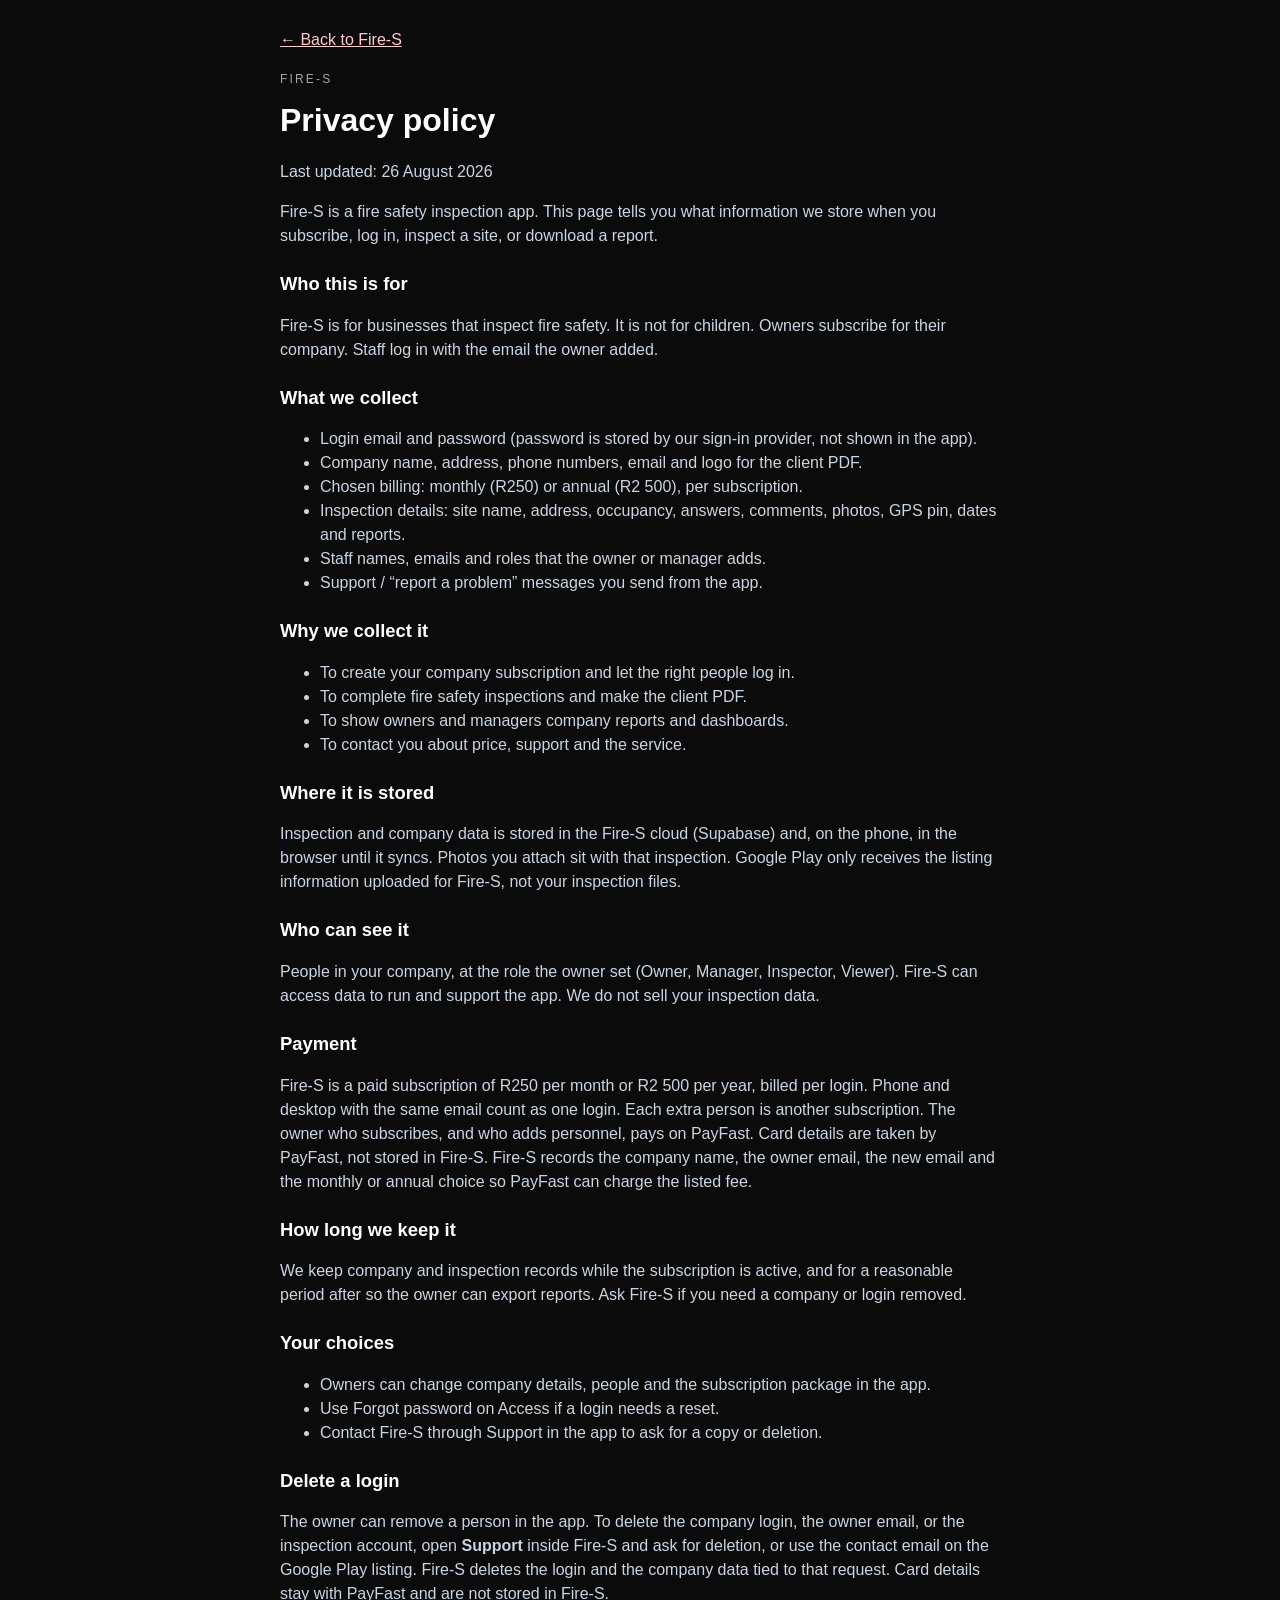
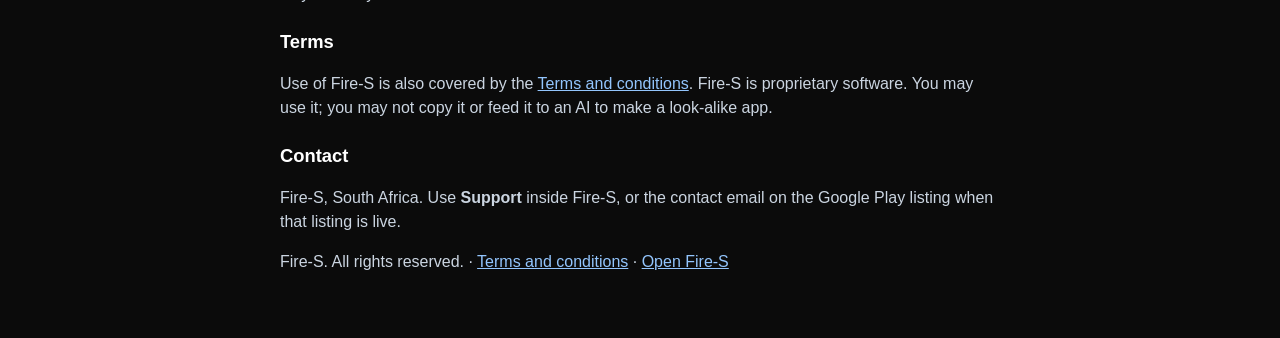
<file: privacy.html>
<!DOCTYPE html>
<html lang="en">
<head>
  <meta charset="UTF-8" />
  <meta name="viewport" content="width=device-width, initial-scale=1.0" />
  <title>Fire-S Privacy Policy</title>
  <meta name="theme-color" content="#b71c1c" />
  <meta name="copyright" content="Fire-S is proprietary. All rights reserved.">
  <meta name="robots" content="index, follow, noai, noimageai">
  <meta name="google-extended" content="unavailable">
  <link rel="license" href="terms.html">
  <style>
    body {
      margin: 0;
      font-family: Arial, sans-serif;
      background: #0b0b0b;
      color: #e5e7eb;
      line-height: 1.5;
    }
    main {
      max-width: 720px;
      margin: 0 auto;
      padding: 28px 18px 48px;
    }
    .kicker {
      letter-spacing: .18em;
      text-transform: uppercase;
      opacity: .7;
      font-size: .75rem;
    }
    h1 { margin: 8px 0 12px; color: #fff; }
    h2 { margin: 22px 0 8px; color: #fff; font-size: 1.15rem; }
    p, li { color: #cbd5e1; }
    a { color: #93c5fd; }
    .back {
      display: inline-block;
      margin-bottom: 18px;
      color: #fecaca;
    }
  </style>
</head>
<body>
  <main>
    <a class="back" href="./">← Back to Fire-S</a>
    <div class="kicker">Fire-S</div>
    <h1>Privacy policy</h1>
    <p>Last updated: 26 August 2026</p>
    <p>
      Fire-S is a fire safety inspection app. This page tells you what
      information we store when you subscribe, log in, inspect a site, or download a report.
    </p>

    <h2>Who this is for</h2>
    <p>
      Fire-S is for businesses that inspect fire safety. It is not for children.
      Owners subscribe for their company. Staff log in with the email the owner added.
    </p>

    <h2>What we collect</h2>
    <ul>
      <li>Login email and password (password is stored by our sign-in provider, not shown in the app).</li>
      <li>Company name, address, phone numbers, email and logo for the client PDF.</li>
      <li>Chosen billing: monthly (R250) or annual (R2 500), per subscription.</li>
      <li>Inspection details: site name, address, occupancy, answers, comments, photos, GPS pin, dates and reports.</li>
      <li>Staff names, emails and roles that the owner or manager adds.</li>
      <li>Support / “report a problem” messages you send from the app.</li>
    </ul>

    <h2>Why we collect it</h2>
    <ul>
      <li>To create your company subscription and let the right people log in.</li>
      <li>To complete fire safety inspections and make the client PDF.</li>
      <li>To show owners and managers company reports and dashboards.</li>
      <li>To contact you about price, support and the service.</li>
    </ul>

    <h2>Where it is stored</h2>
    <p>
      Inspection and company data is stored in the Fire-S cloud (Supabase) and, on the
      phone, in the browser until it syncs. Photos you attach sit with that inspection.
      Google Play only receives the listing information uploaded for Fire-S, not your
      inspection files.
    </p>

    <h2>Who can see it</h2>
    <p>
      People in your company, at the role the owner set (Owner, Manager, Inspector, Viewer).
      Fire-S can access data to run and support the app. We do not sell your inspection
      data.
    </p>

    <h2>Payment</h2>
    <p>
      Fire-S is a paid subscription of R250 per month or R2 500 per year, billed per login.
      Phone and desktop with the same email count as one login. Each extra person is another subscription.
      The owner who subscribes, and who adds personnel, pays on PayFast.
      Card details are taken by PayFast, not stored in Fire-S.
      Fire-S records the company name, the owner email, the new email and the monthly or annual choice
      so PayFast can charge the listed fee.
    </p>

    <h2>How long we keep it</h2>
    <p>
      We keep company and inspection records while the subscription is active, and for a
      reasonable period after so the owner can export reports. Ask Fire-S if you need
      a company or login removed.
    </p>

    <h2>Your choices</h2>
    <ul>
      <li>Owners can change company details, people and the subscription package in the app.</li>
      <li>Use Forgot password on Access if a login needs a reset.</li>
      <li>Contact Fire-S through Support in the app to ask for a copy or deletion.</li>
    </ul>

    <h2 id="delete-account">Delete a login</h2>
    <p>
      The owner can remove a person in the app. To delete the company login, the owner email,
      or the inspection account, open <strong>Support</strong> inside Fire-S and ask for deletion,
      or use the contact email on the Google Play listing. Fire-S deletes the login and the
      company data tied to that request. Card details stay with PayFast and are not stored in Fire-S.
    </p>

    <h2>Terms</h2>
    <p>
      Use of Fire-S is also covered by the
      <a href="terms.html">Terms and conditions</a>.
      Fire-S is proprietary software. You may use it; you may not copy it or feed it to an AI to make a look-alike app.
    </p>

    <h2>Contact</h2>
    <p>
      Fire-S, South Africa. Use <strong>Support</strong> inside Fire-S, or the contact
      email on the Google Play listing when that listing is live.
    </p>
    <p>
      Fire-S. All rights reserved.
      ·
      <a href="terms.html">Terms and conditions</a>
      ·
      <a href="./">Open Fire-S</a>
    </p>
  </main>
</body>
</html>
</file>
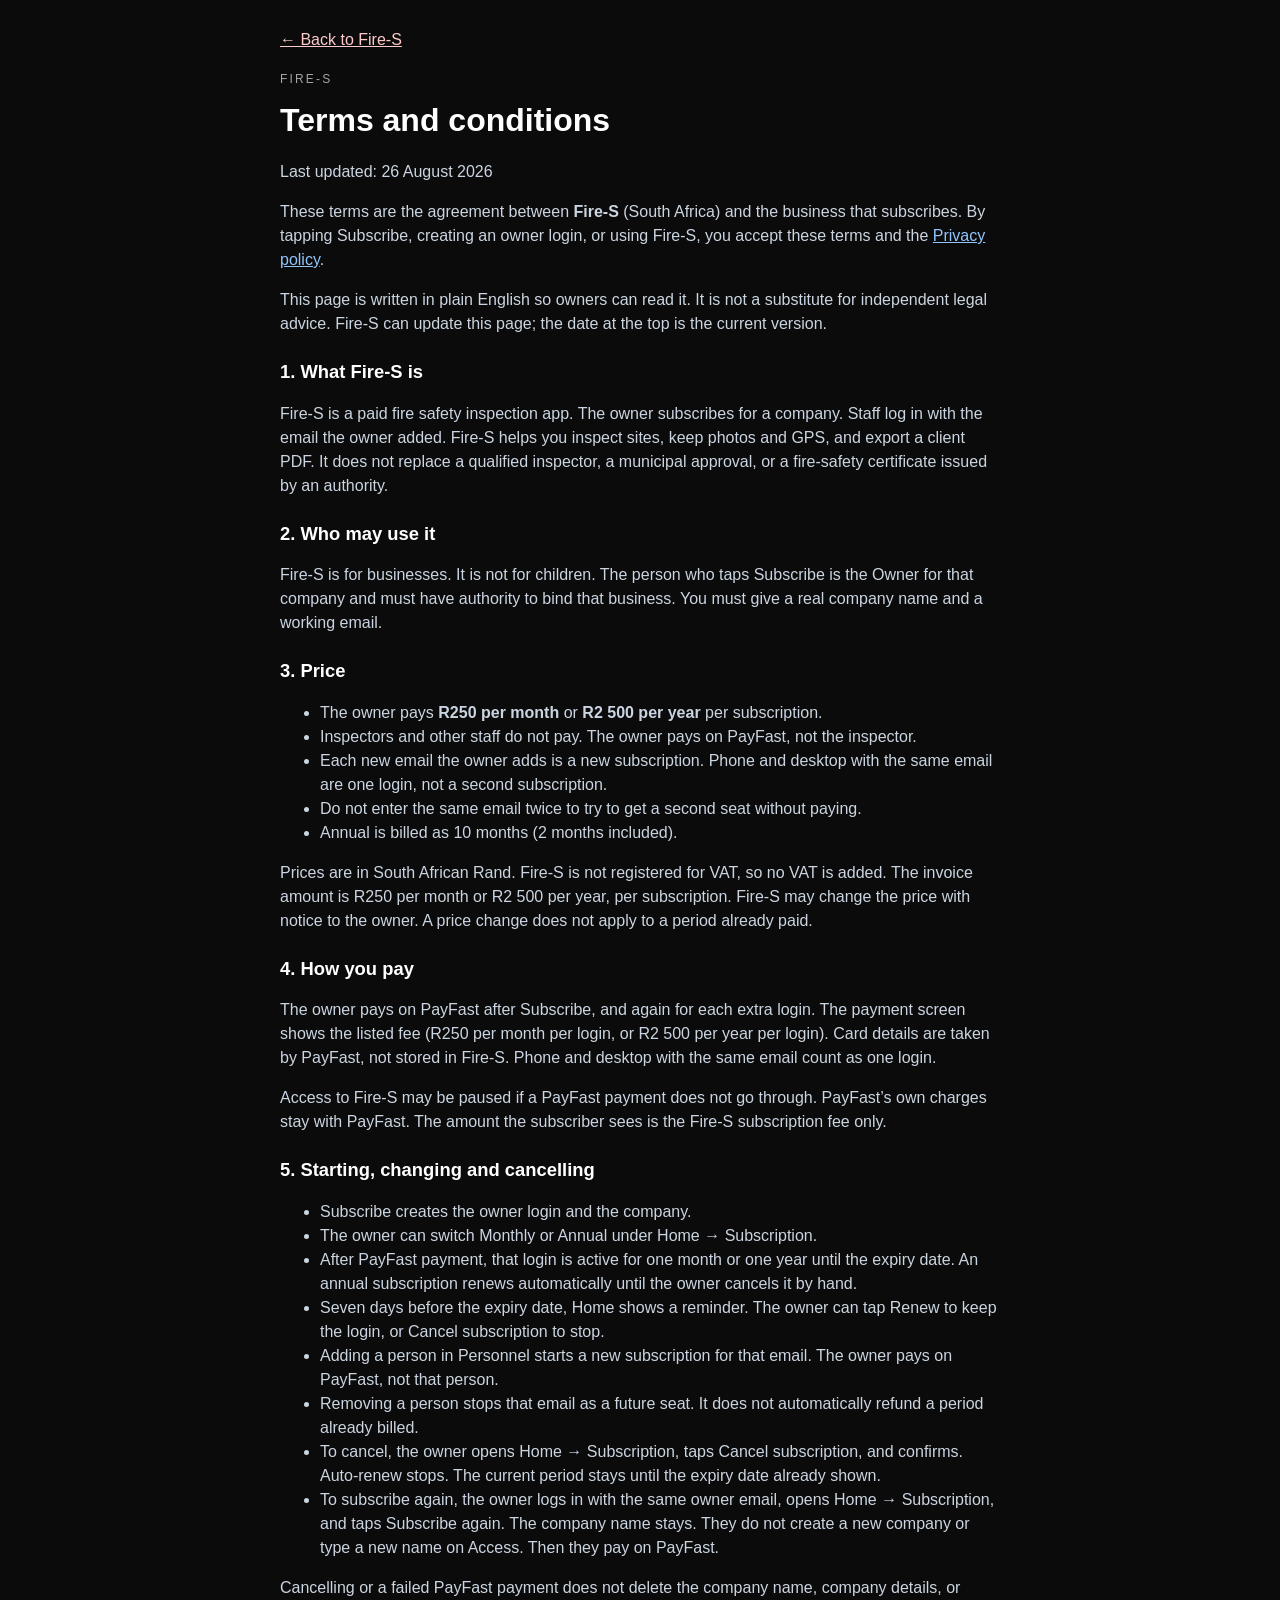
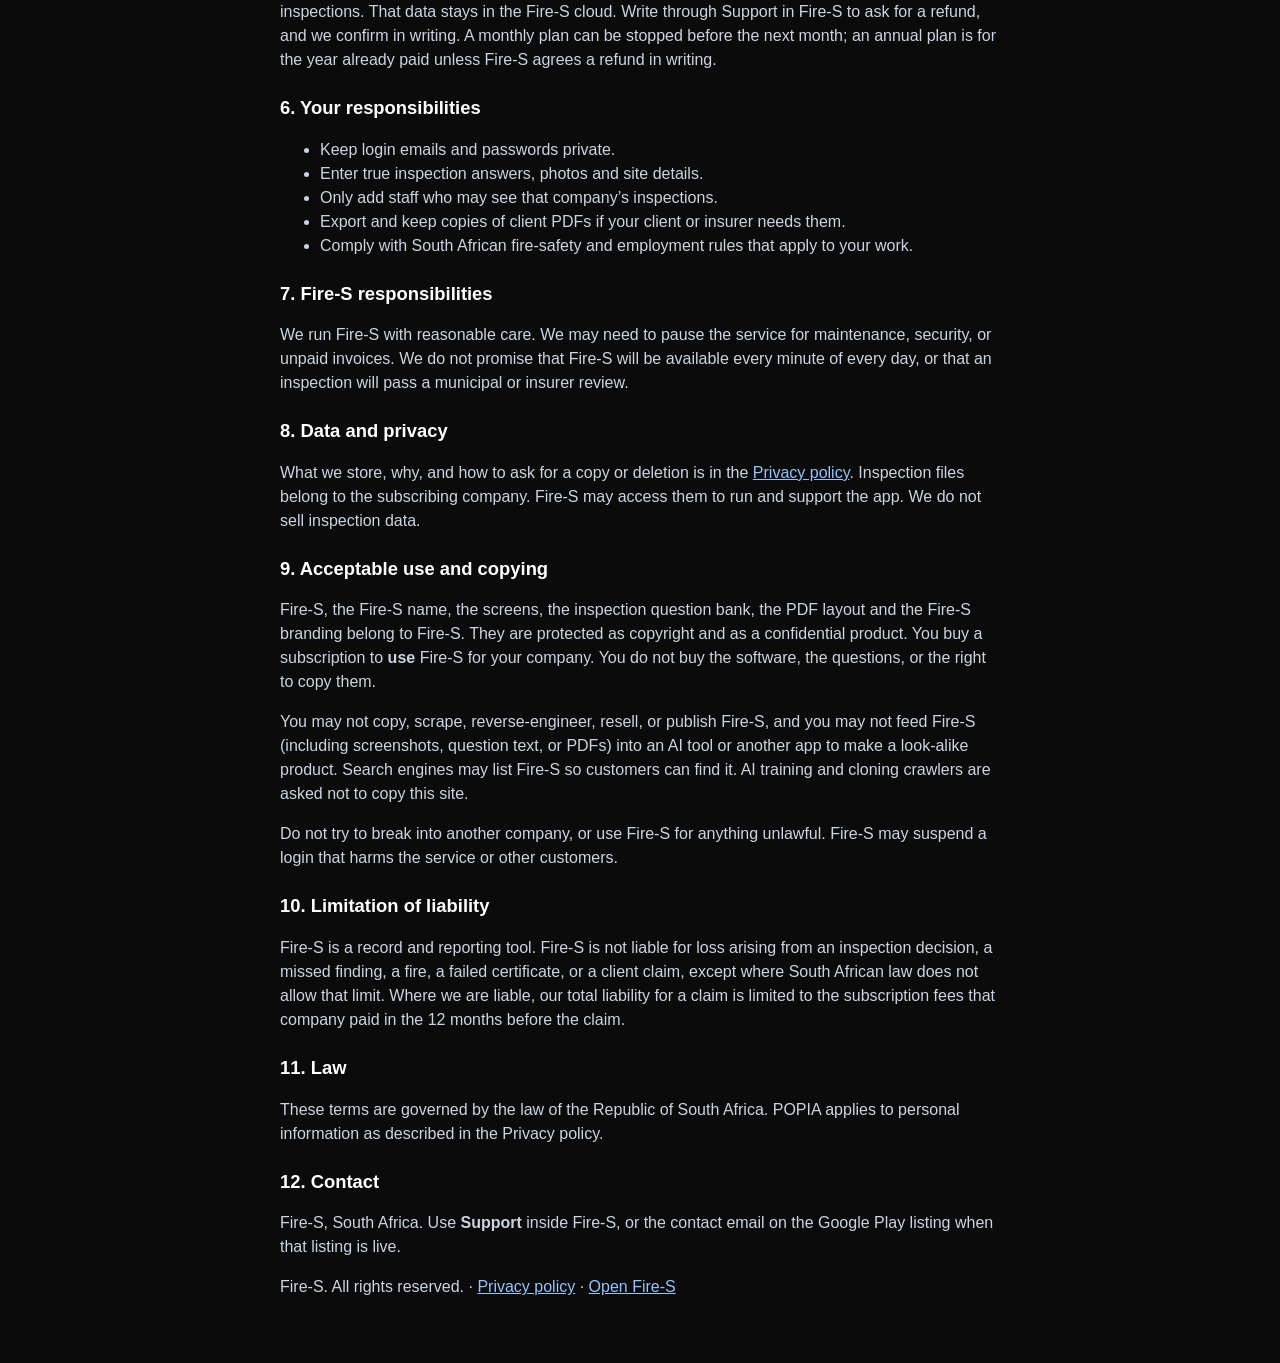
<file: terms.html>
<!DOCTYPE html>
<html lang="en">
<head>
  <meta charset="UTF-8" />
  <meta name="viewport" content="width=device-width, initial-scale=1.0" />
  <title>Fire-S Terms and Conditions</title>
  <meta name="theme-color" content="#b71c1c" />
  <meta name="copyright" content="Fire-S is proprietary. All rights reserved.">
  <meta name="robots" content="index, follow, noai, noimageai">
  <meta name="google-extended" content="unavailable">
  <link rel="license" href="terms.html">
  <style>
    body {
      margin: 0;
      font-family: Arial, sans-serif;
      background: #0b0b0b;
      color: #e5e7eb;
      line-height: 1.5;
    }
    main {
      max-width: 720px;
      margin: 0 auto;
      padding: 28px 18px 48px;
    }
    .kicker {
      letter-spacing: .18em;
      text-transform: uppercase;
      opacity: .7;
      font-size: .75rem;
    }
    h1 { margin: 8px 0 12px; color: #fff; }
    h2 { margin: 22px 0 8px; color: #fff; font-size: 1.15rem; }
    p, li { color: #cbd5e1; }
    a { color: #93c5fd; }
    .back {
      display: inline-block;
      margin-bottom: 18px;
      color: #fecaca;
    }
  </style>
</head>
<body>
  <main>
    <a class="back" href="./">← Back to Fire-S</a>
    <div class="kicker">Fire-S</div>
    <h1>Terms and conditions</h1>
    <p>Last updated: 26 August 2026</p>
    <p>
      These terms are the agreement between <strong>Fire-S</strong> (South Africa)
      and the business that subscribes. By tapping Subscribe,
      creating an owner login, or using Fire-S, you accept these terms and the
      <a href="privacy.html">Privacy policy</a>.
    </p>
    <p>
      This page is written in plain English so owners can read it. It is not a
      substitute for independent legal advice. Fire-S can update this page;
      the date at the top is the current version.
    </p>

    <h2>1. What Fire-S is</h2>
    <p>
      Fire-S is a paid fire safety inspection app. The owner subscribes for a
      company. Staff log in with the email the owner added. Fire-S helps you
      inspect sites, keep photos and GPS, and export a client PDF. It does not
      replace a qualified inspector, a municipal approval, or a fire-safety
      certificate issued by an authority.
    </p>

    <h2>2. Who may use it</h2>
    <p>
      Fire-S is for businesses. It is not for children. The person who taps
      Subscribe is the Owner for that company and must have authority to bind
      that business. You must give a real company name and a working email.
    </p>

    <h2>3. Price</h2>
    <ul>
      <li>The owner pays <strong>R250 per month</strong> or <strong>R2 500 per year</strong> per subscription.</li>
      <li>Inspectors and other staff do not pay. The owner pays on PayFast, not the inspector.</li>
      <li>Each new email the owner adds is a new subscription. Phone and desktop with the same email are one login, not a second subscription.</li>
      <li>Do not enter the same email twice to try to get a second seat without paying.</li>
      <li>Annual is billed as 10 months (2 months included).</li>
    </ul>
    <p>
      Prices are in South African Rand. Fire-S is not registered for VAT,
      so no VAT is added. The invoice amount is R250 per month or R2 500 per
      year, per subscription. Fire-S may change the price with notice to the
      owner. A price change does not apply to a period already paid.
    </p>

    <h2>4. How you pay</h2>
    <p>
      The owner pays on PayFast after Subscribe, and again for each extra
      login. The payment screen shows the listed fee (R250 per month per login,
      or R2 500 per year per login). Card details are taken by PayFast, not
      stored in Fire-S. Phone and desktop with the same email count as one login.
    </p>
    <p>
      Access to Fire-S may be paused if a PayFast payment does not go through.
      PayFast’s own charges stay with PayFast. The amount the subscriber sees
      is the Fire-S subscription fee only.
    </p>

    <h2>5. Starting, changing and cancelling</h2>
    <ul>
      <li>Subscribe creates the owner login and the company.</li>
      <li>The owner can switch Monthly or Annual under Home → Subscription.</li>
      <li>After PayFast payment, that login is active for one month or one year until the expiry date. An annual subscription renews automatically until the owner cancels it by hand.</li>
      <li>Seven days before the expiry date, Home shows a reminder. The owner can tap Renew to keep the login, or Cancel subscription to stop.</li>
      <li>Adding a person in Personnel starts a new subscription for that email. The owner pays on PayFast, not that person.</li>
      <li>Removing a person stops that email as a future seat. It does not automatically refund a period already billed.</li>
      <li>To cancel, the owner opens Home → Subscription, taps Cancel subscription, and confirms. Auto-renew stops. The current period stays until the expiry date already shown.</li>
      <li>To subscribe again, the owner logs in with the same owner email, opens Home → Subscription, and taps Subscribe again. The company name stays. They do not create a new company or type a new name on Access. Then they pay on PayFast.</li>
    </ul>
    <p>
      Cancelling or a failed PayFast payment does not delete the company name,
      company details, or inspections. That data stays in the Fire-S cloud.
      Write through Support in Fire-S to ask for a refund, and we confirm in
      writing. A monthly plan can be stopped before the next month; an annual
      plan is for the year already paid unless Fire-S agrees a refund in writing.
    </p>

    <h2>6. Your responsibilities</h2>
    <ul>
      <li>Keep login emails and passwords private.</li>
      <li>Enter true inspection answers, photos and site details.</li>
      <li>Only add staff who may see that company’s inspections.</li>
      <li>Export and keep copies of client PDFs if your client or insurer needs them.</li>
      <li>Comply with South African fire-safety and employment rules that apply to your work.</li>
    </ul>

    <h2>7. Fire-S responsibilities</h2>
    <p>
      We run Fire-S with reasonable care. We may need to pause the service for
      maintenance, security, or unpaid invoices. We do not promise that Fire-S
      will be available every minute of every day, or that an inspection will
      pass a municipal or insurer review.
    </p>

    <h2>8. Data and privacy</h2>
    <p>
      What we store, why, and how to ask for a copy or deletion is in the
      <a href="privacy.html">Privacy policy</a>. Inspection files belong to the
      subscribing company. Fire-S may access them to run and support the app.
      We do not sell inspection data.
    </p>

    <h2>9. Acceptable use and copying</h2>
    <p>
      Fire-S, the Fire-S name, the screens, the inspection question bank, the
      PDF layout and the Fire-S branding belong to Fire-S. They are
      protected as copyright and as a confidential product. You buy a
      subscription to <strong>use</strong> Fire-S for your company. You do not
      buy the software, the questions, or the right to copy them.
    </p>
    <p>
      You may not copy, scrape, reverse-engineer, resell, or publish Fire-S,
      and you may not feed Fire-S (including screenshots, question text, or
      PDFs) into an AI tool or another app to make a look-alike product.
      Search engines may list Fire-S so customers can find it. AI training
      and cloning crawlers are asked not to copy this site.
    </p>
    <p>
      Do not try to break into another company, or use Fire-S for anything
      unlawful. Fire-S may suspend a login that harms the service or other
      customers.
    </p>

    <h2>10. Limitation of liability</h2>
    <p>
      Fire-S is a record and reporting tool. Fire-S is not liable for loss
      arising from an inspection decision, a missed finding, a fire, a failed
      certificate, or a client claim, except where South African law does not
      allow that limit. Where we are liable, our total liability for a claim
      is limited to the subscription fees that company paid in the 12 months
      before the claim.
    </p>

    <h2>11. Law</h2>
    <p>
      These terms are governed by the law of the Republic of South Africa.
      POPIA applies to personal information as described in the Privacy policy.
    </p>

    <h2>12. Contact</h2>
    <p>
      Fire-S, South Africa. Use <strong>Support</strong> inside Fire-S, or the
      contact email on the Google Play listing when that listing is live.
    </p>
    <p>
      Fire-S. All rights reserved.
      ·
      <a href="privacy.html">Privacy policy</a>
      ·
      <a href="./">Open Fire-S</a>
    </p>
  </main>
</body>
</html>
</file>
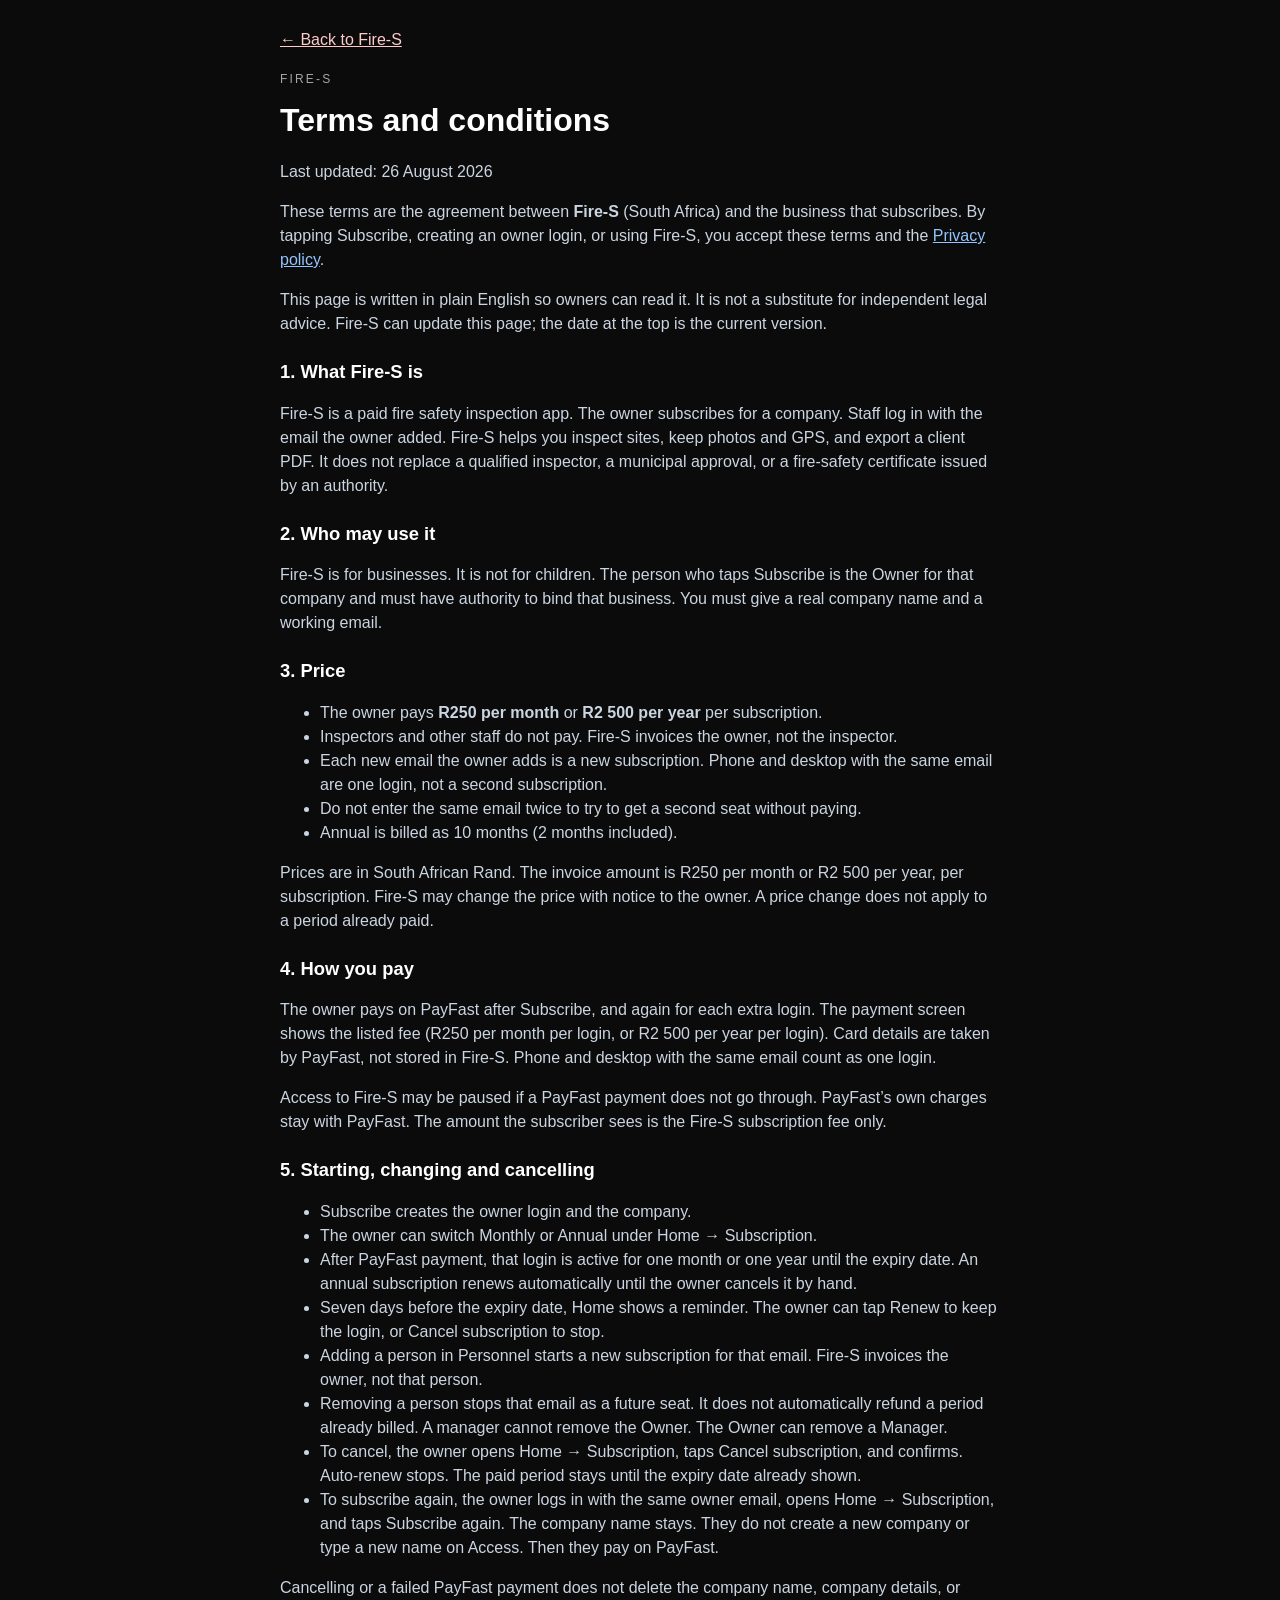
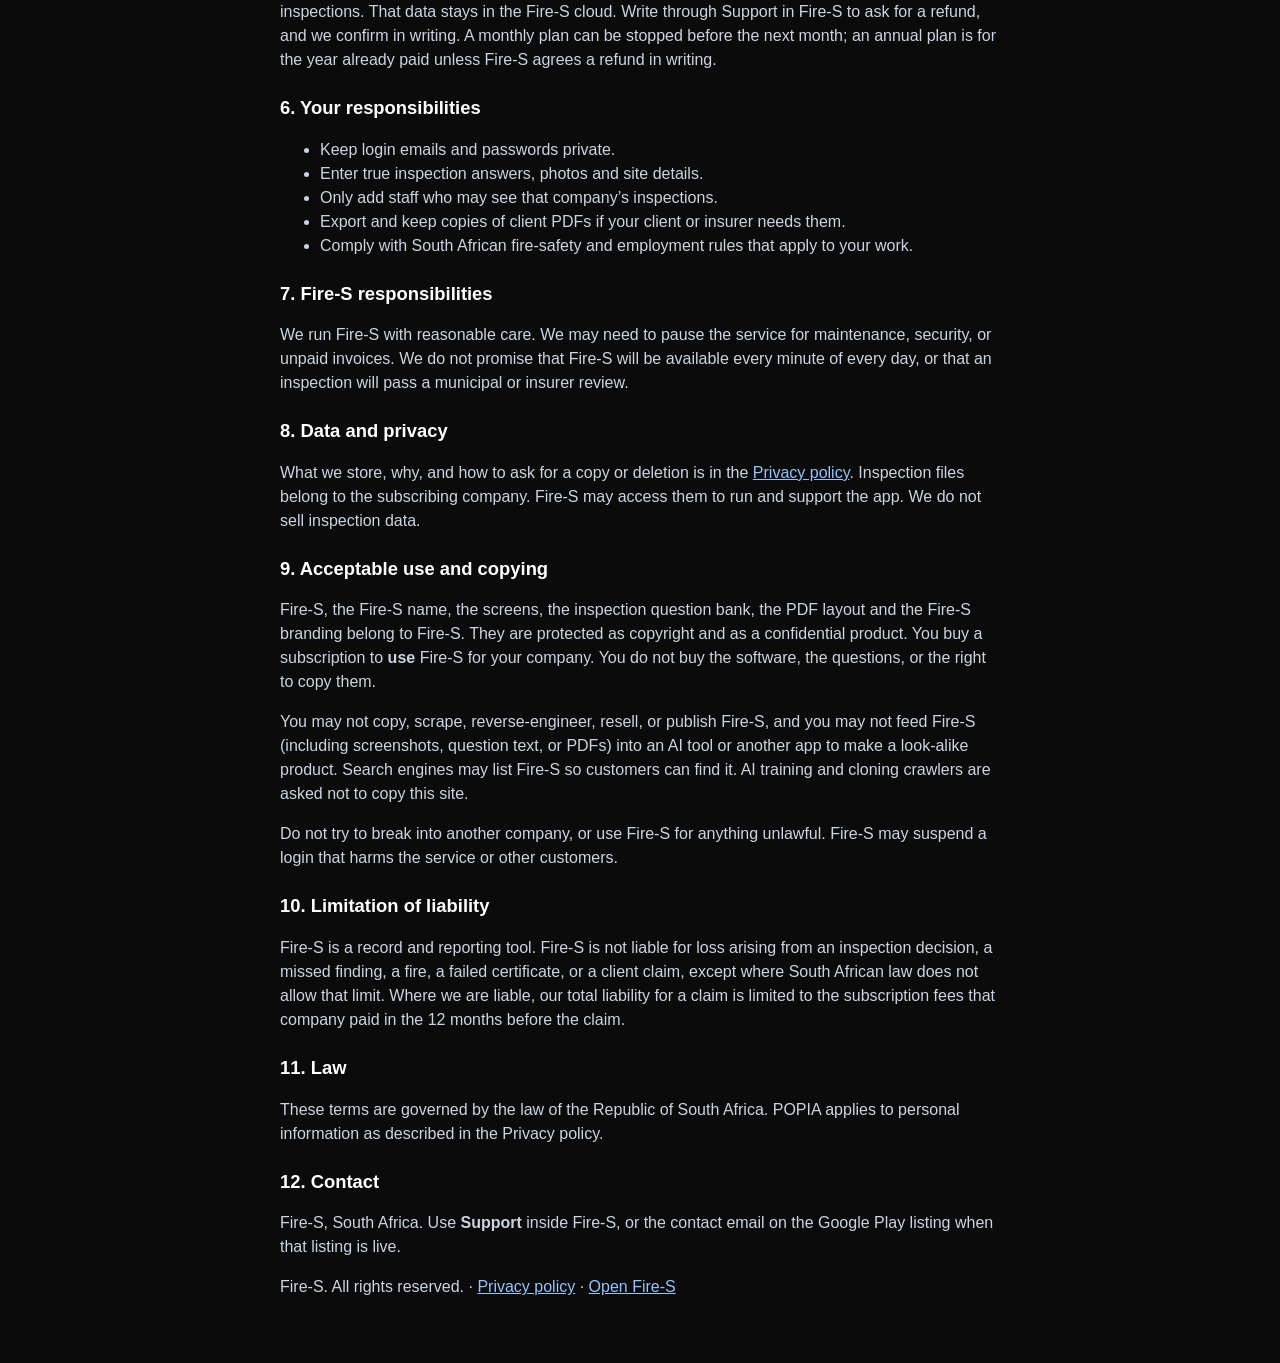
<file: staging/terms.html>
<!DOCTYPE html>
<html lang="en">
<head>
  <meta charset="UTF-8" />
  <meta name="viewport" content="width=device-width, initial-scale=1.0" />
  <title>Fire-S Terms and Conditions</title>
  <meta name="theme-color" content="#b71c1c" />
  <meta name="copyright" content="Fire-S is proprietary. All rights reserved.">
  <meta name="robots" content="index, follow, noai, noimageai">
  <meta name="google-extended" content="unavailable">
  <link rel="license" href="terms.html">
  <style>
    body {
      margin: 0;
      font-family: Arial, sans-serif;
      background: #0b0b0b;
      color: #e5e7eb;
      line-height: 1.5;
    }
    main {
      max-width: 720px;
      margin: 0 auto;
      padding: 28px 18px 48px;
    }
    .kicker {
      letter-spacing: .18em;
      text-transform: uppercase;
      opacity: .7;
      font-size: .75rem;
    }
    h1 { margin: 8px 0 12px; color: #fff; }
    h2 { margin: 22px 0 8px; color: #fff; font-size: 1.15rem; }
    p, li { color: #cbd5e1; }
    a { color: #93c5fd; }
    .back {
      display: inline-block;
      margin-bottom: 18px;
      color: #fecaca;
    }
  </style>
</head>
<body>
  <main>
    <a class="back" href="./">← Back to Fire-S</a>
    <div class="kicker">Fire-S</div>
    <h1>Terms and conditions</h1>
    <p>Last updated: 26 August 2026</p>
    <p>
      These terms are the agreement between <strong>Fire-S</strong> (South Africa)
      and the business that subscribes. By tapping Subscribe,
      creating an owner login, or using Fire-S, you accept these terms and the
      <a href="privacy.html">Privacy policy</a>.
    </p>
    <p>
      This page is written in plain English so owners can read it. It is not a
      substitute for independent legal advice. Fire-S can update this page;
      the date at the top is the current version.
    </p>

    <h2>1. What Fire-S is</h2>
    <p>
      Fire-S is a paid fire safety inspection app. The owner subscribes for a
      company. Staff log in with the email the owner added. Fire-S helps you
      inspect sites, keep photos and GPS, and export a client PDF. It does not
      replace a qualified inspector, a municipal approval, or a fire-safety
      certificate issued by an authority.
    </p>

    <h2>2. Who may use it</h2>
    <p>
      Fire-S is for businesses. It is not for children. The person who taps
      Subscribe is the Owner for that company and must have authority to bind
      that business. You must give a real company name and a working email.
    </p>

    <h2>3. Price</h2>
    <ul>
      <li>The owner pays <strong>R250 per month</strong> or <strong>R2 500 per year</strong> per subscription.</li>
      <li>Inspectors and other staff do not pay. Fire-S invoices the owner, not the inspector.</li>
      <li>Each new email the owner adds is a new subscription. Phone and desktop with the same email are one login, not a second subscription.</li>
      <li>Do not enter the same email twice to try to get a second seat without paying.</li>
      <li>Annual is billed as 10 months (2 months included).</li>
    </ul>
    <p>
      Prices are in South African Rand. The invoice amount is R250 per month
      or R2 500 per year, per subscription. Fire-S may change the price with notice to the
      owner. A price change does not apply to a period already paid.
    </p>

    <h2>4. How you pay</h2>
    <p>
      The owner pays on PayFast after Subscribe, and again for each extra
      login. The payment screen shows the listed fee (R250 per month per login,
      or R2 500 per year per login). Card details are taken by PayFast, not
      stored in Fire-S. Phone and desktop with the same email count as one login.
    </p>
    <p>
      Access to Fire-S may be paused if a PayFast payment does not go through.
      PayFast’s own charges stay with PayFast. The amount the subscriber sees
      is the Fire-S subscription fee only.
    </p>

    <h2>5. Starting, changing and cancelling</h2>
    <ul>
      <li>Subscribe creates the owner login and the company.</li>
      <li>The owner can switch Monthly or Annual under Home → Subscription.</li>
      <li>After PayFast payment, that login is active for one month or one year until the expiry date. An annual subscription renews automatically until the owner cancels it by hand.</li>
      <li>Seven days before the expiry date, Home shows a reminder. The owner can tap Renew to keep the login, or Cancel subscription to stop.</li>
      <li>Adding a person in Personnel starts a new subscription for that email. Fire-S invoices the owner, not that person.</li>
      <li>Removing a person stops that email as a future seat. It does not automatically refund a period already billed. A manager cannot remove the Owner. The Owner can remove a Manager.</li>
      <li>To cancel, the owner opens Home → Subscription, taps Cancel subscription, and confirms. Auto-renew stops. The paid period stays until the expiry date already shown.</li>
      <li>To subscribe again, the owner logs in with the same owner email, opens Home → Subscription, and taps Subscribe again. The company name stays. They do not create a new company or type a new name on Access. Then they pay on PayFast.</li>
    </ul>
    <p>
      Cancelling or a failed PayFast payment does not delete the company name,
      company details, or inspections. That data stays in the Fire-S cloud.
      Write through Support in Fire-S to ask for a refund, and we confirm in
      writing. A monthly plan can be stopped before the next month; an annual
      plan is for the year already paid unless Fire-S agrees a refund in writing.
    </p>

    <h2>6. Your responsibilities</h2>
    <ul>
      <li>Keep login emails and passwords private.</li>
      <li>Enter true inspection answers, photos and site details.</li>
      <li>Only add staff who may see that company’s inspections.</li>
      <li>Export and keep copies of client PDFs if your client or insurer needs them.</li>
      <li>Comply with South African fire-safety and employment rules that apply to your work.</li>
    </ul>

    <h2>7. Fire-S responsibilities</h2>
    <p>
      We run Fire-S with reasonable care. We may need to pause the service for
      maintenance, security, or unpaid invoices. We do not promise that Fire-S
      will be available every minute of every day, or that an inspection will
      pass a municipal or insurer review.
    </p>

    <h2>8. Data and privacy</h2>
    <p>
      What we store, why, and how to ask for a copy or deletion is in the
      <a href="privacy.html">Privacy policy</a>. Inspection files belong to the
      subscribing company. Fire-S may access them to run and support the app.
      We do not sell inspection data.
    </p>

    <h2>9. Acceptable use and copying</h2>
    <p>
      Fire-S, the Fire-S name, the screens, the inspection question bank, the
      PDF layout and the Fire-S branding belong to Fire-S. They are
      protected as copyright and as a confidential product. You buy a
      subscription to <strong>use</strong> Fire-S for your company. You do not
      buy the software, the questions, or the right to copy them.
    </p>
    <p>
      You may not copy, scrape, reverse-engineer, resell, or publish Fire-S,
      and you may not feed Fire-S (including screenshots, question text, or
      PDFs) into an AI tool or another app to make a look-alike product.
      Search engines may list Fire-S so customers can find it. AI training
      and cloning crawlers are asked not to copy this site.
    </p>
    <p>
      Do not try to break into another company, or use Fire-S for anything
      unlawful. Fire-S may suspend a login that harms the service or other
      customers.
    </p>

    <h2>10. Limitation of liability</h2>
    <p>
      Fire-S is a record and reporting tool. Fire-S is not liable for loss
      arising from an inspection decision, a missed finding, a fire, a failed
      certificate, or a client claim, except where South African law does not
      allow that limit. Where we are liable, our total liability for a claim
      is limited to the subscription fees that company paid in the 12 months
      before the claim.
    </p>

    <h2>11. Law</h2>
    <p>
      These terms are governed by the law of the Republic of South Africa.
      POPIA applies to personal information as described in the Privacy policy.
    </p>

    <h2>12. Contact</h2>
    <p>
      Fire-S, South Africa. Use <strong>Support</strong> inside Fire-S, or the
      contact email on the Google Play listing when that listing is live.
    </p>
    <p>
      Fire-S. All rights reserved.
      ·
      <a href="privacy.html">Privacy policy</a>
      ·
      <a href="./">Open Fire-S</a>
    </p>
  </main>
</body>
</html>
</file>
